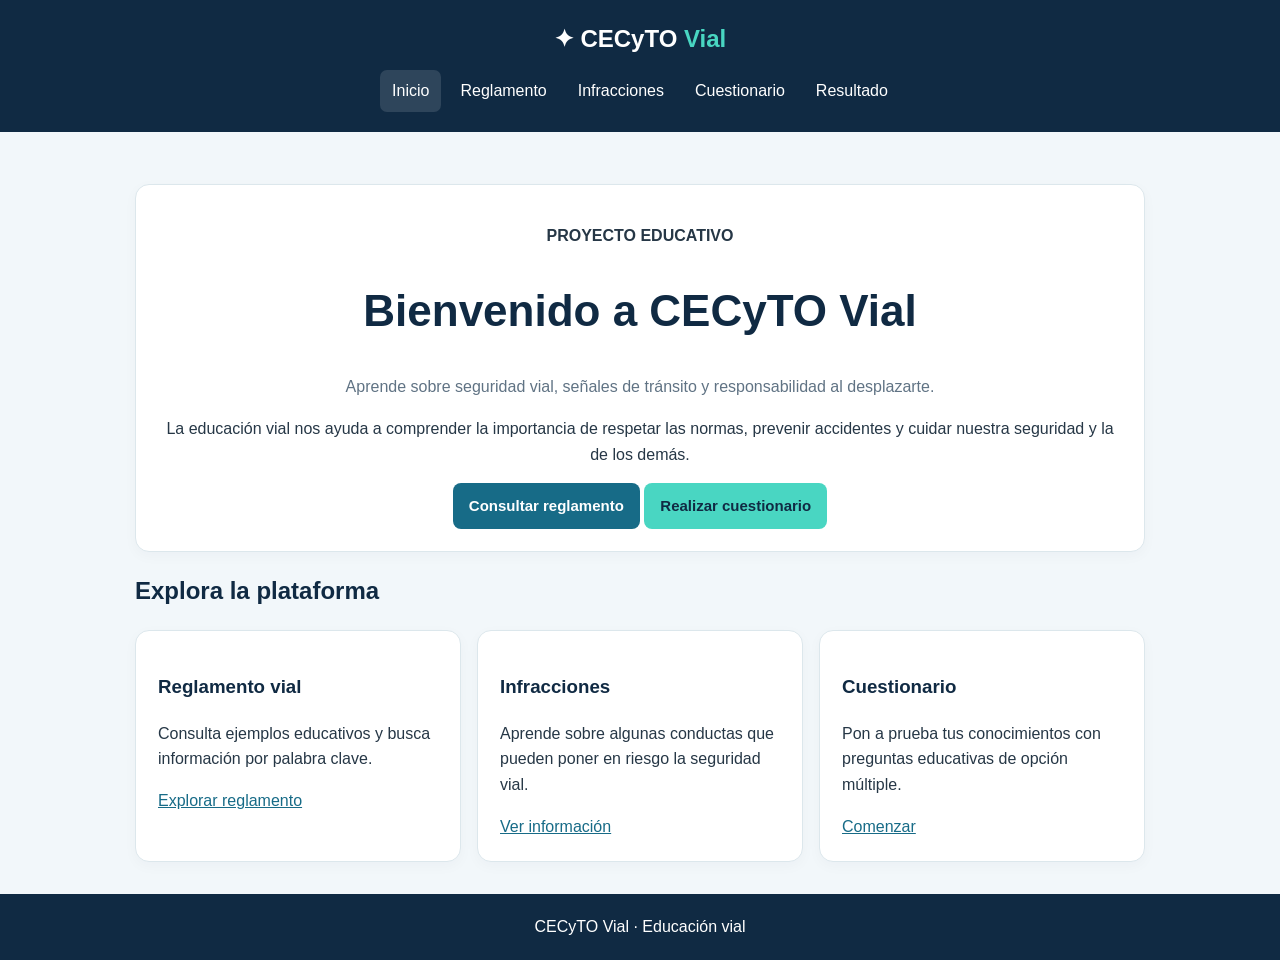
<file: index.html>
<!DOCTYPE html>
<html lang="es">
<head>
    <meta charset="UTF-8">
    <meta name="viewport" content="width=device-width, initial-scale=1.0">
    <meta name="description" content="Proyecto educativo de seguridad y educación vial.">

    <title>CECyTO Vial | Inicio</title>
    <link rel="stylesheet" href="estilos.css">
</head>

<body>
    <header>
        <div class="logo">✦ CECyTO <span>Vial</span></div>

        <nav aria-label="Navegación principal">
            <a class="activo" aria-current="page" href="index.html">Inicio</a>
            <a href="reglamento.html">Reglamento</a>
            <a href="infracciones.html">Infracciones</a>
            <a href="cuestionario.html">Cuestionario</a>
            <a href="resultado.html">Resultado</a>
        </nav>
    </header>

    <main>
        <section class="panel contenido-centrado">
            <p><strong>PROYECTO EDUCATIVO</strong></p>

            <h1>Bienvenido a CECyTO Vial</h1>

            <p class="subtitulo">
                Aprende sobre seguridad vial, señales de tránsito
                y responsabilidad al desplazarte.
            </p>

            <p>
                La educación vial nos ayuda a comprender la importancia
                de respetar las normas, prevenir accidentes y cuidar
                nuestra seguridad y la de los demás.
            </p>

            <a class="boton" href="reglamento.html">
                Consultar reglamento
            </a>

            <a class="boton boton-secundario" href="cuestionario.html">
                Realizar cuestionario
            </a>
        </section>

        <section>
            <h2>Explora la plataforma</h2>

            <div class="grid">
                <article class="tarjeta">
                    <h3>Reglamento vial</h3>
                    <p>
                        Consulta ejemplos educativos y busca
                        información por palabra clave.
                    </p>
                    <a href="reglamento.html">Explorar reglamento</a>
                </article>

                <article class="tarjeta">
                    <h3>Infracciones</h3>
                    <p>
                        Aprende sobre algunas conductas que pueden
                        poner en riesgo la seguridad vial.
                    </p>
                    <a href="infracciones.html">Ver información</a>
                </article>

                <article class="tarjeta">
                    <h3>Cuestionario</h3>
                    <p>
                        Pon a prueba tus conocimientos con preguntas
                        educativas de opción múltiple.
                    </p>
                    <a href="cuestionario.html">Comenzar</a>
                </article>
            </div>
        </section>

        

    </main>

    <footer>
        CECyTO Vial · Educación vial
    </footer>
</body>
</html>
</file>
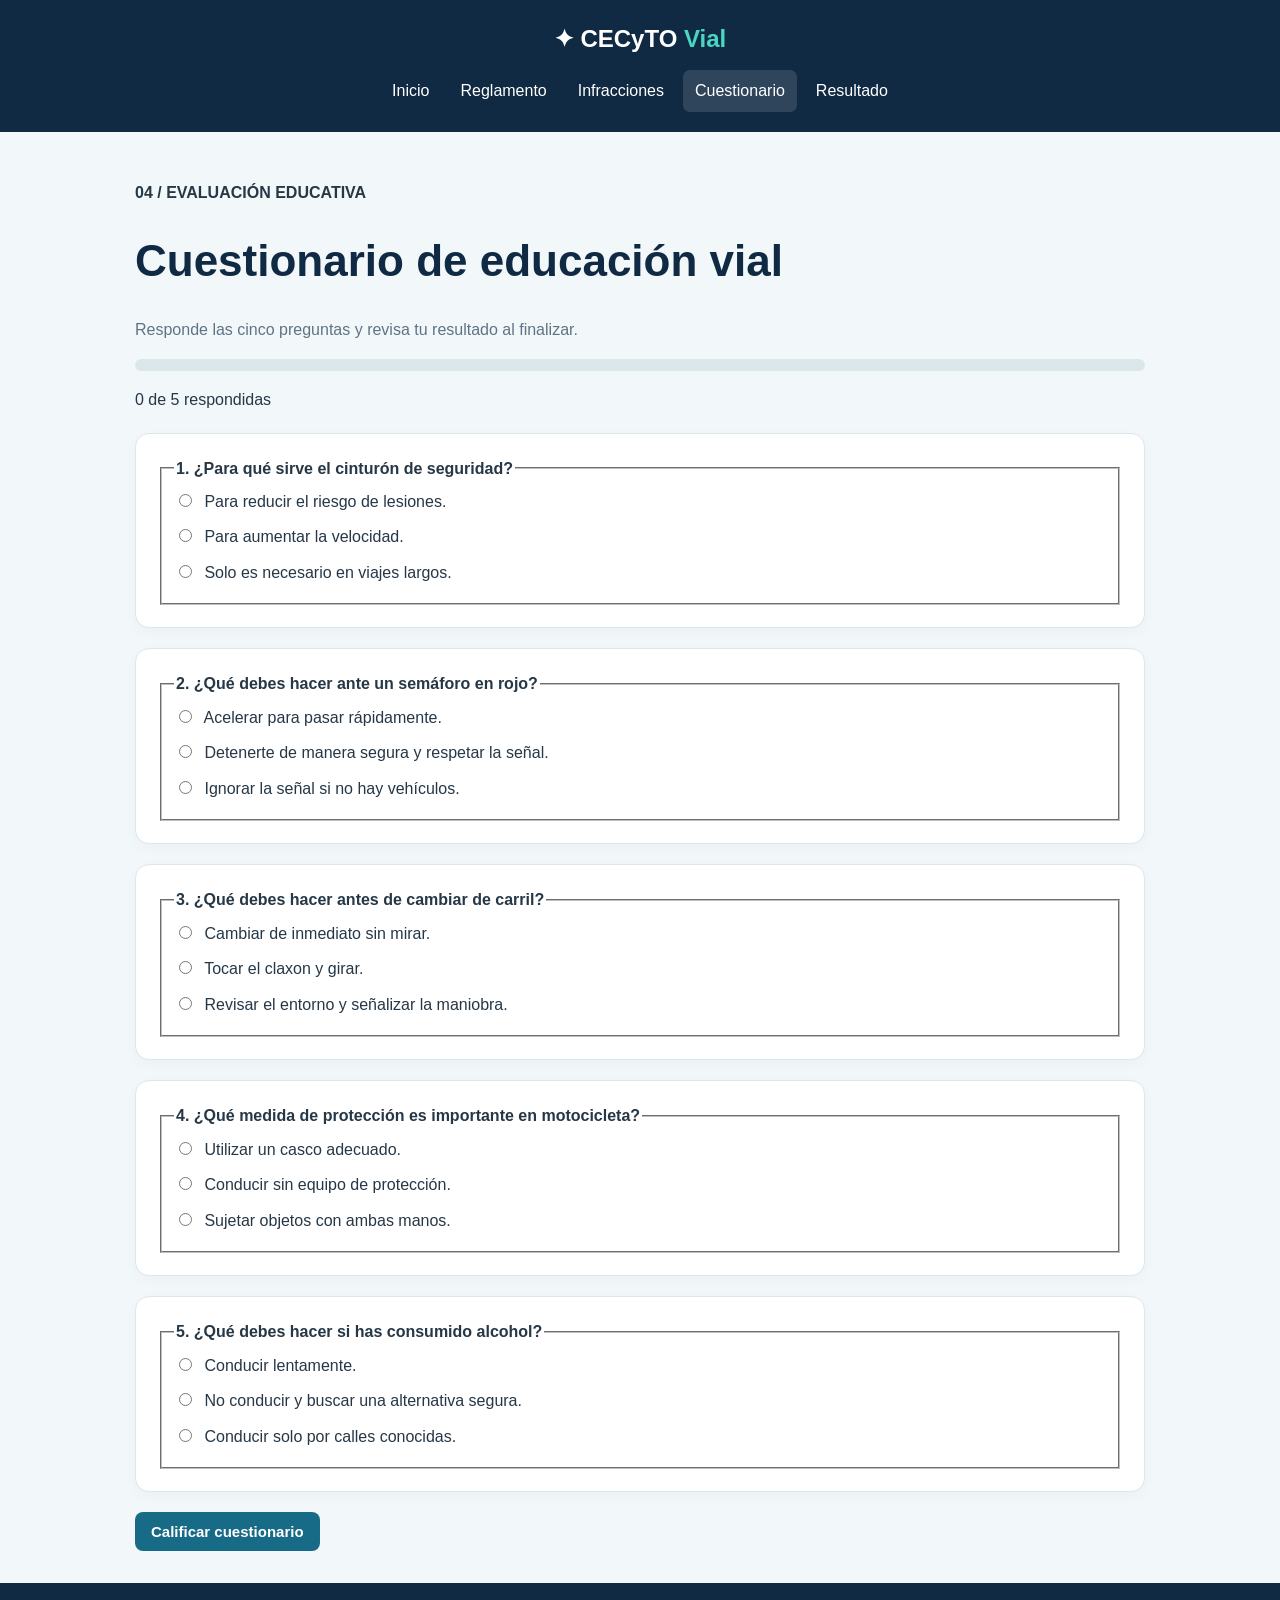
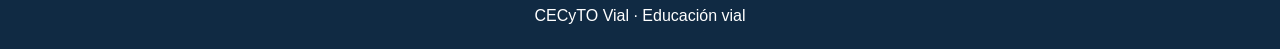
<file: cuestionario.html>
<!DOCTYPE html>
<html lang="es">
<head>
    <meta charset="UTF-8">
    <meta name="viewport" content="width=device-width, initial-scale=1.0">

    <title>CECyTO Vial | Cuestionario</title>
    <link rel="stylesheet" href="estilos.css">
</head>

<body>
    <header>
        <div class="logo">✦ CECyTO <span>Vial</span></div>

        <nav aria-label="Navegación principal">
            <a href="index.html">Inicio</a>
            <a href="reglamento.html">Reglamento</a>
            <a href="infracciones.html">Infracciones</a>
            <a class="activo" aria-current="page" href="cuestionario.html">Cuestionario</a>
            <a href="resultado.html">Resultado</a>
        </nav>
    </header>

    <main>
        <p><strong>04 / EVALUACIÓN EDUCATIVA</strong></p>
        <h1>Cuestionario de educación vial</h1>

        <p class="subtitulo">
            Responde las cinco preguntas y revisa tu resultado al finalizar.
        </p>

        <div class="progreso" aria-label="Progreso del cuestionario">
            <div id="barraProgreso"></div>
        </div>

        <p id="estadoProgreso" aria-live="polite">0 de 5 respondidas</p>

        <form id="formularioCuestionario">
            <section class="panel">
                <fieldset>
                    <legend><strong>1. ¿Para qué sirve el cinturón de seguridad?</strong></legend>

                    <label>
                        <input type="radio" name="p1" value="a">
                        Para reducir el riesgo de lesiones.
                    </label>
                    <label>
                        <input type="radio" name="p1" value="b">
                        Para aumentar la velocidad.
                    </label>
                    <label>
                        <input type="radio" name="p1" value="c">
                        Solo es necesario en viajes largos.
                    </label>
                </fieldset>
            </section>

            <section class="panel">
                <fieldset>
                    <legend><strong>2. ¿Qué debes hacer ante un semáforo en rojo?</strong></legend>

                    <label>
                        <input type="radio" name="p2" value="a">
                        Acelerar para pasar rápidamente.
                    </label>
                    <label>
                        <input type="radio" name="p2" value="b">
                        Detenerte de manera segura y respetar la señal.
                    </label>
                    <label>
                        <input type="radio" name="p2" value="c">
                        Ignorar la señal si no hay vehículos.
                    </label>
                </fieldset>
            </section>

            <section class="panel">
                <fieldset>
                    <legend><strong>3. ¿Qué debes hacer antes de cambiar de carril?</strong></legend>

                    <label>
                        <input type="radio" name="p3" value="a">
                        Cambiar de inmediato sin mirar.
                    </label>
                    <label>
                        <input type="radio" name="p3" value="b">
                        Tocar el claxon y girar.
                    </label>
                    <label>
                        <input type="radio" name="p3" value="c">
                        Revisar el entorno y señalizar la maniobra.
                    </label>
                </fieldset>
            </section>

            <section class="panel">
                <fieldset>
                    <legend><strong>4. ¿Qué medida de protección es importante en motocicleta?</strong></legend>

                    <label>
                        <input type="radio" name="p4" value="a">
                        Utilizar un casco adecuado.
                    </label>
                    <label>
                        <input type="radio" name="p4" value="b">
                        Conducir sin equipo de protección.
                    </label>
                    <label>
                        <input type="radio" name="p4" value="c">
                        Sujetar objetos con ambas manos.
                    </label>
                </fieldset>
            </section>

            <section class="panel">
                <fieldset>
                    <legend><strong>5. ¿Qué debes hacer si has consumido alcohol?</strong></legend>

                    <label>
                        <input type="radio" name="p5" value="a">
                        Conducir lentamente.
                    </label>
                    <label>
                        <input type="radio" name="p5" value="b">
                        No conducir y buscar una alternativa segura.
                    </label>
                    <label>
                        <input type="radio" name="p5" value="c">
                        Conducir solo por calles conocidas.
                    </label>
                </fieldset>
            </section>

            <button type="submit">Calificar cuestionario</button>
        </form>

        <section id="retroalimentacion" class="panel oculto" aria-live="polite">
            <h2>Revisión de tus respuestas</h2>
            <div id="detallesRespuestas"></div>
            <a class="boton" href="resultado.html">Ver resultado final</a>
        </section>
    </main>

    <footer>CECyTO Vial · Educación vial</footer>

    <script>
        // Respuestas correctas y explicaciones educativas.
        const preguntas = [
            {
                nombre: "p1",
                correcta: "a",
                explicacion: "El cinturón ayuda a reducir el riesgo de lesiones."
            },
            {
                nombre: "p2",
                correcta: "b",
                explicacion: "Debes respetar el semáforo y detenerte de forma segura."
            },
            {
                nombre: "p3",
                correcta: "c",
                explicacion: "Revisa el entorno y señaliza antes de cambiar de carril."
            },
            {
                nombre: "p4",
                correcta: "a",
                explicacion: "El casco adecuado es una medida esencial de protección."
            },
            {
                nombre: "p5",
                correcta: "b",
                explicacion: "Si consumes alcohol, no conduzcas; busca una alternativa segura."
            }
        ];

        const formulario = document.getElementById("formularioCuestionario");
        const barra = document.getElementById("barraProgreso");
        const estado = document.getElementById("estadoProgreso");

        // Actualiza el progreso cuando se selecciona una respuesta.
        formulario.addEventListener("change", () => {
            const respondidas = preguntas.filter((pregunta) => {
                return formulario.querySelector(
                    `input[name="${pregunta.nombre}"]:checked`
                );
            }).length;

            barra.style.width = `${(respondidas / preguntas.length) * 100}%`;
            estado.textContent = `${respondidas} de ${preguntas.length} respondidas`;
        });

        formulario.addEventListener("submit", (evento) => {
            evento.preventDefault();

            const sinResponder = preguntas.filter((pregunta) => {
                return !formulario.querySelector(
                    `input[name="${pregunta.nombre}"]:checked`
                );
            });

            if (sinResponder.length > 0) {
                alert("Responde todas las preguntas antes de calificar.");
                return;
            }

            let aciertos = 0;
            const detalles = document.getElementById("detallesRespuestas");
            detalles.replaceChildren();

            preguntas.forEach((pregunta, indice) => {
                const seleccionada = formulario.querySelector(
                    `input[name="${pregunta.nombre}"]:checked`
                ).value;

                const esCorrecta = seleccionada === pregunta.correcta;

                if (esCorrecta) {
                    aciertos++;
                }

                const tarjeta = document.createElement("article");
                tarjeta.className = esCorrecta
                    ? "resultado correcto"
                    : "resultado incorrecto";

                const titulo = document.createElement("h3");
                titulo.textContent =
                    `Pregunta ${indice + 1}: ${esCorrecta ? "Correcta" : "Incorrecta"}`;

                const explicacion = document.createElement("p");
                explicacion.textContent = pregunta.explicacion;

                tarjeta.append(titulo, explicacion);
                detalles.appendChild(tarjeta);
            });

            const calificacion = Math.round(
                (aciertos / preguntas.length) * 100
            );

            const resultado = {
                aciertos: aciertos,
                total: preguntas.length,
                calificacion: calificacion,
                fecha: new Date().toLocaleString("es-MX")
            };

            // Guarda el resultado en este navegador.
            try {
                localStorage.setItem(
                    "resultadoCECyTOVial",
                    JSON.stringify(resultado)
                );
            } catch (error) {
                alert(
                    "El navegador no permitió guardar el resultado. " +
                    "Podrás revisar la calificación en esta página."
                );
            }

            document.getElementById("retroalimentacion").classList.remove("oculto");

            document.getElementById("retroalimentacion").scrollIntoView({
                behavior: "smooth",
                block: "start"
            });
        });
    </script>
</body>
</html>
</file>
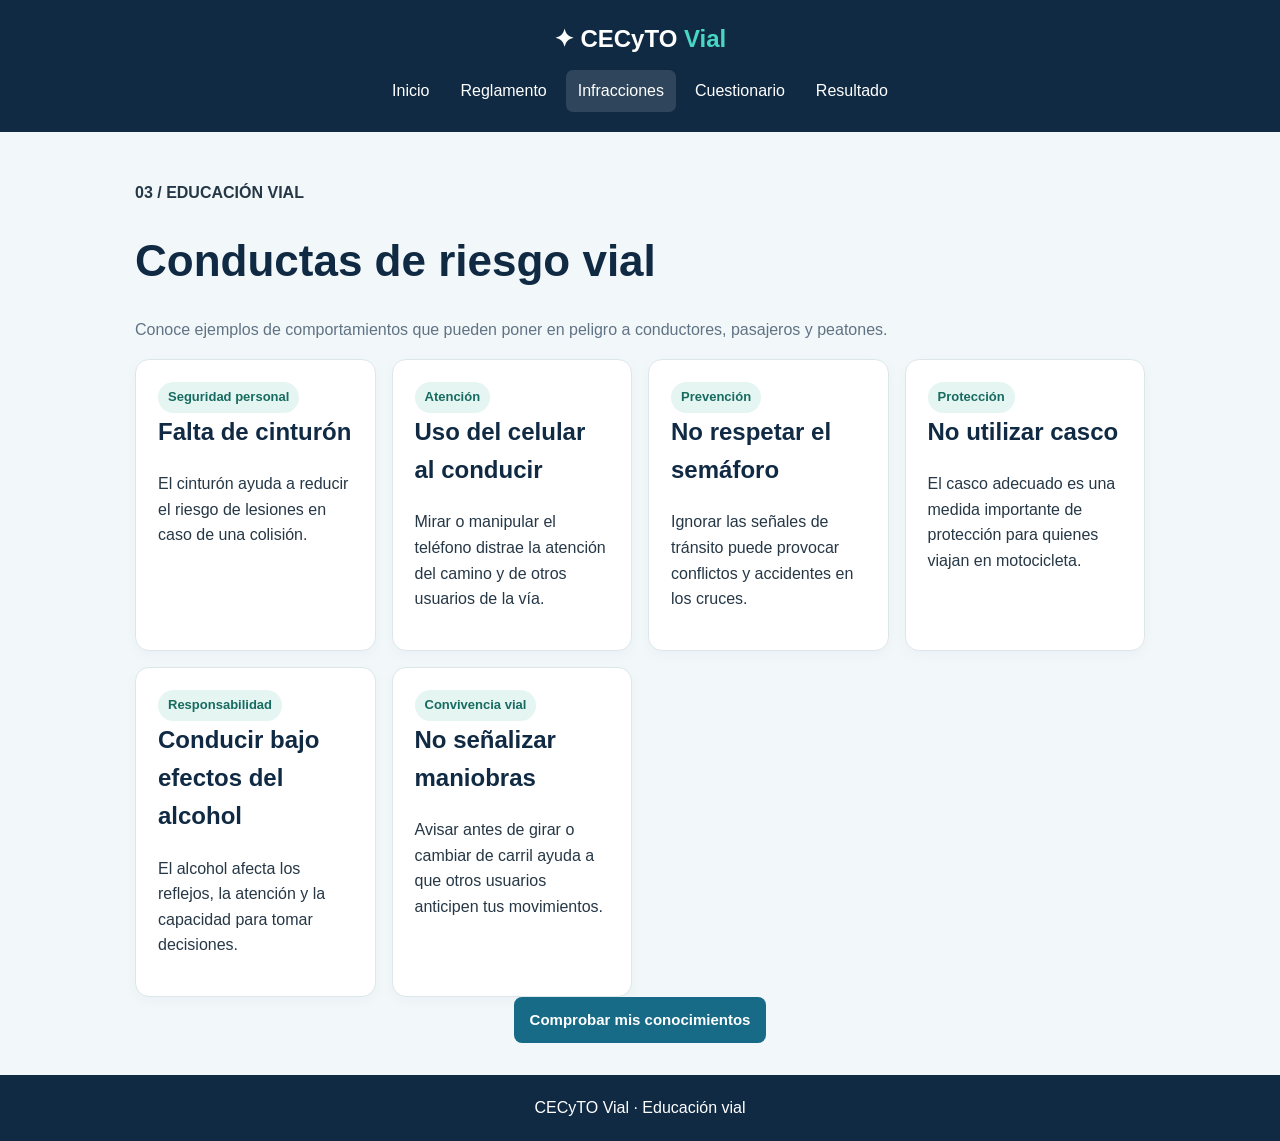
<file: infracciones.html>
<!DOCTYPE html>
<html lang="es">
<head>
    <meta charset="UTF-8">
    <meta name="viewport" content="width=device-width, initial-scale=1.0">

    <title>CECyTO Vial | Infracciones</title>
    <link rel="stylesheet" href="estilos.css">
</head>

<body>
    <header>
        <div class="logo">✦ CECyTO <span>Vial</span></div>

        <nav aria-label="Navegación principal">
            <a href="index.html">Inicio</a>
            <a href="reglamento.html">Reglamento</a>
            <a class="activo" aria-current="page" href="infracciones.html">Infracciones</a>
            <a href="cuestionario.html">Cuestionario</a>
            <a href="resultado.html">Resultado</a>
        </nav>
    </header>

    <main>
        <p><strong>03 / EDUCACIÓN VIAL</strong></p>
        <h1>Conductas de riesgo vial</h1>

        <p class="subtitulo">
            Conoce ejemplos de comportamientos que pueden poner
            en peligro a conductores, pasajeros y peatones.
        </p>

        <section class="grid">
            <article class="tarjeta">
                <span class="etiqueta">Seguridad personal</span>
                <h2>Falta de cinturón</h2>
                <p>
                    El cinturón ayuda a reducir el riesgo de lesiones
                    en caso de una colisión.
                </p>
            </article>

            <article class="tarjeta">
                <span class="etiqueta">Atención</span>
                <h2>Uso del celular al conducir</h2>
                <p>
                    Mirar o manipular el teléfono distrae la atención
                    del camino y de otros usuarios de la vía.
                </p>
            </article>

            <article class="tarjeta">
                <span class="etiqueta">Prevención</span>
                <h2>No respetar el semáforo</h2>
                <p>
                    Ignorar las señales de tránsito puede provocar
                    conflictos y accidentes en los cruces.
                </p>
            </article>

            <article class="tarjeta">
                <span class="etiqueta">Protección</span>
                <h2>No utilizar casco</h2>
                <p>
                    El casco adecuado es una medida importante
                    de protección para quienes viajan en motocicleta.
                </p>
            </article>

            <article class="tarjeta">
                <span class="etiqueta">Responsabilidad</span>
                <h2>Conducir bajo efectos del alcohol</h2>
                <p>
                    El alcohol afecta los reflejos, la atención
                    y la capacidad para tomar decisiones.
                </p>
            </article>

            <article class="tarjeta">
                <span class="etiqueta">Convivencia vial</span>
                <h2>No señalizar maniobras</h2>
                <p>
                    Avisar antes de girar o cambiar de carril ayuda
                    a que otros usuarios anticipen tus movimientos.
                </p>
            </article>
        </section>

        <div class="contenido-centrado">
            <a class="boton" href="cuestionario.html">
                Comprobar mis conocimientos
            </a>
        </div>
    </main>

    <footer>CECyTO Vial · Educación vial</footer>
</body>
</html>
</file>
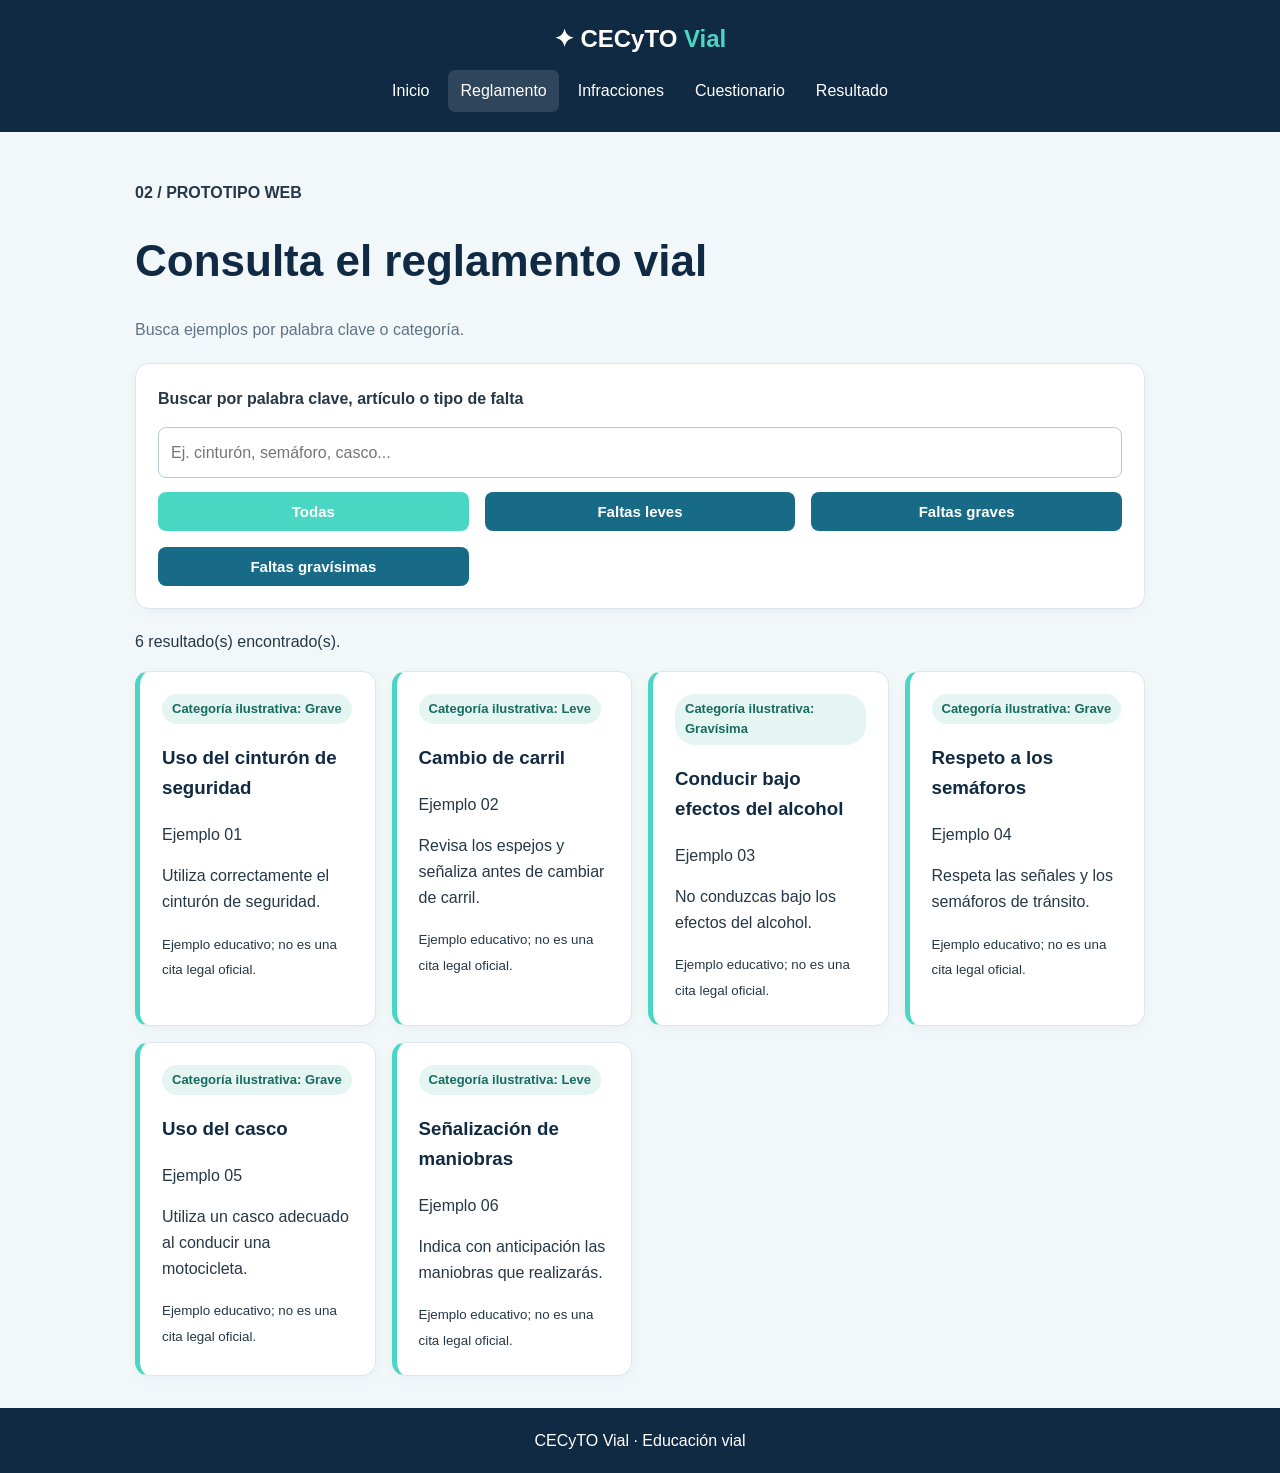
<file: reglamento.html>
<!DOCTYPE html>
<html lang="es">
<head>
    <meta charset="UTF-8">
    <meta name="viewport" content="width=device-width, initial-scale=1.0">

    <title>CECyTO Vial | Reglamento</title>
    <link rel="stylesheet" href="estilos.css">
</head>

<body>
    <header>
        <div class="logo">✦ CECyTO <span>Vial</span></div>

        <nav aria-label="Navegación principal">
            <a href="index.html">Inicio</a>
            <a class="activo" aria-current="page" href="reglamento.html">Reglamento</a>
            <a href="infracciones.html">Infracciones</a>
            <a href="cuestionario.html">Cuestionario</a>
            <a href="resultado.html">Resultado</a>
        </nav>
    </header>

    <main>
        <p><strong>02 / PROTOTIPO WEB</strong></p>
        <h1>Consulta el reglamento vial</h1>
        <p class="subtitulo">
            Busca ejemplos por palabra clave o categoría.
        </p>

        <section class="panel">
            <label for="busqueda">
                <strong>Buscar por palabra clave, artículo o tipo de falta</strong>
            </label>

            <input
                id="busqueda"
                type="search"
                placeholder="Ej. cinturón, semáforo, casco..."
                autocomplete="off"
            >

            <div class="filtros grid" style="margin-top: 14px;">
                <button type="button" data-categoria="Todas" aria-pressed="true">
                    Todas
                </button>
                <button type="button" data-categoria="Leve" aria-pressed="false">
                    Faltas leves
                </button>
                <button type="button" data-categoria="Grave" aria-pressed="false">
                    Faltas graves
                </button>
                <button type="button" data-categoria="Gravísima" aria-pressed="false">
                    Faltas gravísimas
                </button>
            </div>
        </section>

        <p id="cantidad" aria-live="polite"></p>
        <section id="resultados" class="grid" aria-label="Resultados"></section>
    </main>

    <footer>CECyTO Vial · Educación vial</footer>

    <script>
        // Registros de ejemplo para demostrar el funcionamiento del buscador.
        const registros = [
            {
                articulo: "Ejemplo 01",
                titulo: "Uso del cinturón de seguridad",
                tipo: "Grave",
                texto: "Utiliza correctamente el cinturón de seguridad."
            },
            {
                articulo: "Ejemplo 02",
                titulo: "Cambio de carril",
                tipo: "Leve",
                texto: "Revisa los espejos y señaliza antes de cambiar de carril."
            },
            {
                articulo: "Ejemplo 03",
                titulo: "Conducir bajo efectos del alcohol",
                tipo: "Gravísima",
                texto: "No conduzcas bajo los efectos del alcohol."
            },
            {
                articulo: "Ejemplo 04",
                titulo: "Respeto a los semáforos",
                tipo: "Grave",
                texto: "Respeta las señales y los semáforos de tránsito."
            },
            {
                articulo: "Ejemplo 05",
                titulo: "Uso del casco",
                tipo: "Grave",
                texto: "Utiliza un casco adecuado al conducir una motocicleta."
            },
            {
                articulo: "Ejemplo 06",
                titulo: "Señalización de maniobras",
                tipo: "Leve",
                texto: "Indica con anticipación las maniobras que realizarás."
            }
        ];

        let categoriaActual = "Todas";

        // Permite buscar sin distinguir mayúsculas ni acentos.
        function normalizarTexto(texto) {
            return texto
                .toLocaleLowerCase("es")
                .normalize("NFD")
                .replace(/[\u0300-\u036f]/g, "");
        }

        function mostrarResultados() {
            const busqueda = normalizarTexto(
                document.getElementById("busqueda").value.trim()
            );

            const contenedor = document.getElementById("resultados");
            const cantidad = document.getElementById("cantidad");

            const filtrados = registros.filter((registro) => {
                const coincideCategoria =
                    categoriaActual === "Todas" ||
                    registro.tipo === categoriaActual;

                const contenido = normalizarTexto(
                    `${registro.articulo} ${registro.titulo} ` +
                    `${registro.tipo} ${registro.texto}`
                );

                return coincideCategoria && contenido.includes(busqueda);
            });

            cantidad.textContent =
                `${filtrados.length} resultado(s) encontrado(s).`;

            contenedor.replaceChildren();

            if (filtrados.length === 0) {
                const mensaje = document.createElement("article");
                mensaje.className = "resultado";
                mensaje.textContent =
                    "No hay coincidencias. Prueba otra palabra o categoría.";

                contenedor.appendChild(mensaje);
                return;
            }

            filtrados.forEach((registro) => {
                const tarjeta = document.createElement("article");
                tarjeta.className = "resultado";

                const etiqueta = document.createElement("span");
                etiqueta.className = "etiqueta";
                etiqueta.textContent = `Categoría ilustrativa: ${registro.tipo}`;

                const titulo = document.createElement("h3");
                titulo.textContent = registro.titulo;

                const articulo = document.createElement("p");
                articulo.textContent = registro.articulo;

                const descripcion = document.createElement("p");
                descripcion.textContent = registro.texto;

                const nota = document.createElement("small");
                nota.textContent = "Ejemplo educativo; no es una cita legal oficial.";

                tarjeta.append(etiqueta, titulo, articulo, descripcion, nota);
                contenedor.appendChild(tarjeta);
            });
        }

        document
            .getElementById("busqueda")
            .addEventListener("input", mostrarResultados);

        document.querySelectorAll("[data-categoria]").forEach((boton) => {
            boton.addEventListener("click", () => {
                categoriaActual = boton.dataset.categoria;

                document.querySelectorAll("[data-categoria]").forEach((otro) => {
                    const seleccionado = otro === boton;

                    otro.classList.toggle("seleccionado", seleccionado);
                    otro.setAttribute("aria-pressed", String(seleccionado));

                    otro.style.backgroundColor = seleccionado
                        ? "var(--turquesa)"
                        : "";
                });

                mostrarResultados();
            });
        });

        // Muestra todos los registros al cargar la página.
        mostrarResultados();

        // Aplica el estilo inicial al filtro seleccionado.
        document.querySelector('[data-categoria="Todas"]').style.backgroundColor =
            "var(--turquesa)";
    </script>
</body>
</html>
</file>
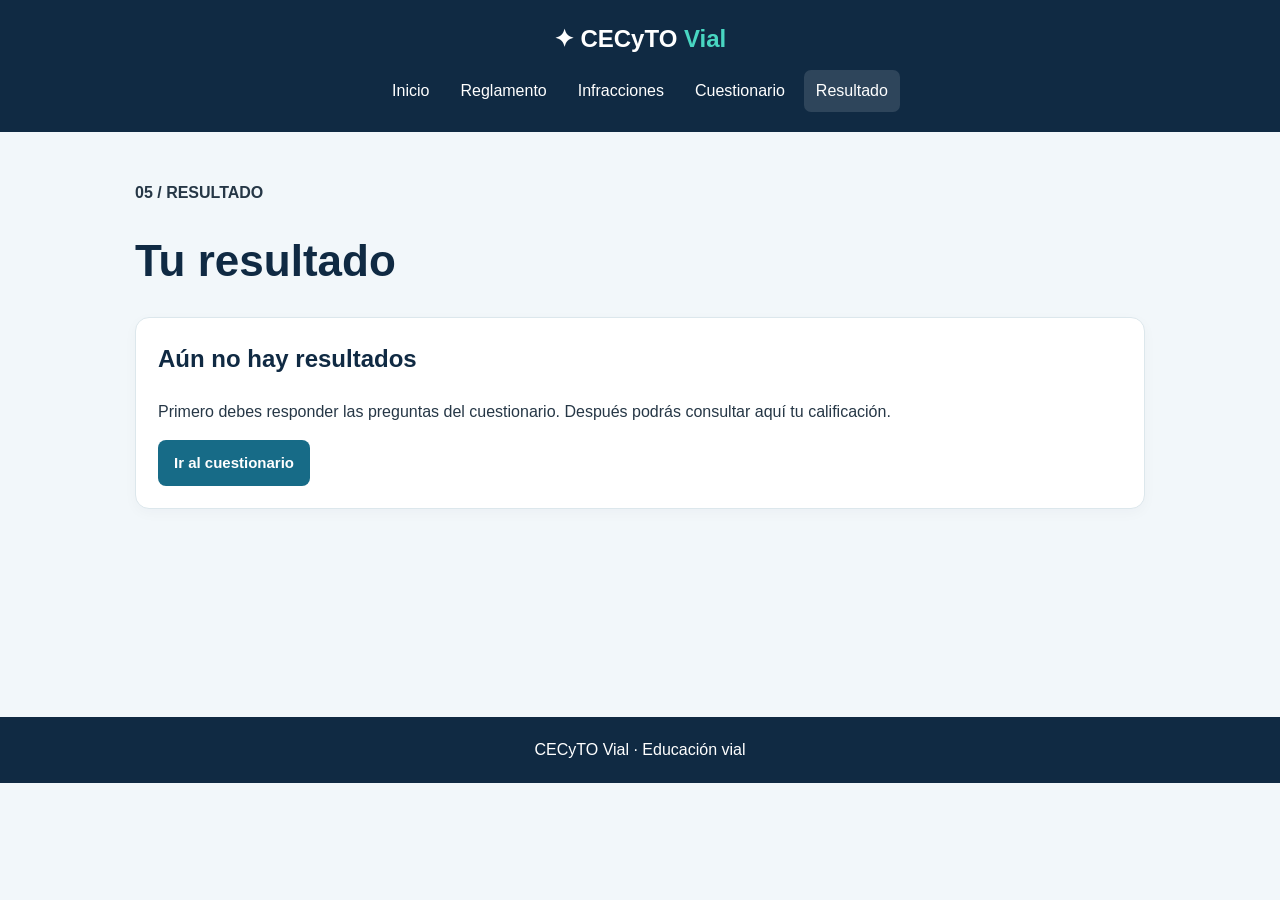
<file: resultado.html>
<!DOCTYPE html>
<html lang="es">
<head>
    <meta charset="UTF-8">
    <meta name="viewport" content="width=device-width, initial-scale=1.0">

    <title>CECyTO Vial | Resultado</title>
    <link rel="stylesheet" href="estilos.css">
</head>

<body>
    <header>
        <div class="logo">✦ CECyTO <span>Vial</span></div>

        <nav aria-label="Navegación principal">
            <a href="index.html">Inicio</a>
            <a href="reglamento.html">Reglamento</a>
            <a href="infracciones.html">Infracciones</a>
            <a href="cuestionario.html">Cuestionario</a>
            <a class="activo" aria-current="page" href="resultado.html">Resultado</a>
        </nav>
    </header>

    <main>
        <p><strong>05 / RESULTADO</strong></p>
        <h1>Tu resultado</h1>

        <section id="resultadoDisponible" class="panel oculto">
            <p class="subtitulo">Calificación obtenida</p>
            <h2 id="calificacion" aria-live="polite">0%</h2>

            <div class="progreso">
                <div id="barraResultado"></div>
            </div>

            <p id="aciertos"></p>
            <p id="mensaje"></p>
            <p id="fecha" class="subtitulo"></p>

            <a class="boton" href="cuestionario.html">
                Intentar nuevamente
            </a>
        </section>

        <section id="sinResultado" class="panel">
            <h2>Aún no hay resultados</h2>
            <p>
                Primero debes responder las preguntas del cuestionario.
                Después podrás consultar aquí tu calificación.
            </p>

            <a class="boton" href="cuestionario.html">
                Ir al cuestionario
            </a>
        </section>

    </main>

    <footer>CECyTO Vial · Educación vial</footer>

    <script>
        // Recupera la información guardada por el cuestionario.
        function mostrarResultado() {
            const seccionResultado =
                document.getElementById("resultadoDisponible");

            const seccionVacia =
                document.getElementById("sinResultado");

            let resultado;

            try {
                const datos = localStorage.getItem("resultadoCECyTOVial");

                if (datos) {
                    resultado = JSON.parse(datos);
                }
            } catch (error) {
                resultado = null;
            }

            // Comprueba que los datos guardados sean válidos.
            const valido =
                resultado &&
                Number.isFinite(resultado.aciertos) &&
                Number.isFinite(resultado.total) &&
                Number.isFinite(resultado.calificacion) &&
                resultado.total > 0;

            if (!valido) {
                seccionVacia.classList.remove("oculto");
                seccionResultado.classList.add("oculto");
                return;
            }

            seccionVacia.classList.add("oculto");
            seccionResultado.classList.remove("oculto");

            document.getElementById("calificacion").textContent =
                `${resultado.calificacion}%`;

            document.getElementById("aciertos").textContent =
                `Respuestas correctas: ${resultado.aciertos} de ${resultado.total}.`;

            document.getElementById("barraResultado").style.width =
                `${Math.min(100, Math.max(0, resultado.calificacion))}%`;

            let mensaje;

            if (resultado.calificacion === 100) {
                mensaje = "¡Excelente! Respondiste correctamente todas las preguntas.";
            } else if (resultado.calificacion >= 60) {
                mensaje = "¡Buen trabajo! Sigue repasando las recomendaciones de seguridad vial.";
            } else {
                mensaje = "Continúa estudiando y vuelve a intentarlo para reforzar tus conocimientos.";
            }

            document.getElementById("mensaje").textContent = mensaje;

            document.getElementById("fecha").textContent =
                resultado.fecha
                    ? `Último intento: ${resultado.fecha}`
                    : "Fecha del intento no disponible.";
        }

        mostrarResultado();
    </script>
</body>
</html>
</file>
<file: estilos.css>
/* ========================================
   PROYECTO: CECyTO Vial
   Hoja de estilos general
======================================== */

/* 1. Variables de diseño */
:root {
    --azul: #102a43;
    --azul-claro: #176b87;
    --turquesa: #49d6c2;
    --fondo: #f2f7fa;
    --blanco: #ffffff;
    --texto: #263746;
    --gris: #607384;
    --borde: #dce7ec;
    --aviso: #fff5df;
}

/* 2. Configuración general */
* {
    box-sizing: border-box;
}

html {
    scroll-behavior: smooth;
}

body {
    margin: 0;
    font-family: Arial, sans-serif;
    line-height: 1.6;
    color: var(--texto);
    background: var(--fondo);
}

h1,
h2,
h3 {
    color: var(--azul);
}

h1 {
    font-size: clamp(30px, 5vw, 44px);
    line-height: 1.2;
}

h2 {
    margin-top: 0;
}

p {
    overflow-wrap: anywhere;
}

a {
    color: var(--azul-claro);
}

/* 3. Encabezado y menú */
header,
footer {
    padding: 20px;
    color: var(--blanco);
    background: var(--azul);
    text-align: center;
}

.logo {
    font-size: 24px;
    font-weight: bold;
}

.logo span {
    color: var(--turquesa);
}

nav {
    display: flex;
    flex-wrap: wrap;
    justify-content: center;
    gap: 7px;
    margin-top: 12px;
}

nav a {
    padding: 8px 12px;
    border-radius: 7px;
    color: var(--blanco);
    text-decoration: none;
    transition: background 0.2s;
}

nav a:hover,
nav a.activo {
    background: #ffffff20;
}

/* 4. Contenedor principal */
main {
    width: 100%;
    max-width: 1050px;
    min-height: 65vh;
    margin: 0 auto;
    padding: 32px 20px;
}

.contenido-centrado {
    text-align: center;
}

.subtitulo {
    color: var(--gris);
}

.panel,
.tarjeta,
.resultado {
    padding: 22px;
    border: 1px solid var(--borde);
    border-radius: 14px;
    background: var(--blanco);
    box-shadow: 0 4px 14px #102a4308;
}

.panel {
    margin: 20px 0;
}

.grid {
    display: grid;
    grid-template-columns: repeat(
        auto-fit,
        minmax(230px, 1fr)
    );
    gap: 16px;
}

/* 5. Botones */
button,
.boton {
    display: inline-block;
    padding: 11px 16px;
    border: none;
    border-radius: 8px;
    background: var(--azul-claro);
    color: var(--blanco);
    font-size: 15px;
    font-weight: bold;
    text-decoration: none;
    cursor: pointer;
    transition: background 0.2s, transform 0.2s;
}

button:hover,
.boton:hover {
    background: var(--azul);
}

button:active {
    transform: scale(0.98);
}

.boton-secundario {
    background: var(--turquesa);
    color: var(--azul);
}

/* 6. Campos de formulario */
input,
select,
textarea {
    width: 100%;
    margin-top: 7px;
    padding: 12px;
    border: 1px solid #b9cbd2;
    border-radius: 8px;
    background: var(--blanco);
    color: var(--texto);
    font: inherit;
}

label {
    display: block;
    margin-bottom: 8px;
}

input[type="radio"],
input[type="checkbox"] {
    width: auto;
    margin-right: 8px;
}

/* 7. Etiquetas y avisos */
.etiqueta {
    display: inline-block;
    padding: 5px 10px;
    border-radius: 20px;
    background: #e5f5f2;
    color: #176b60;
    font-size: 13px;
    font-weight: bold;
}

.aviso {
    margin: 22px 0;
    padding: 15px;
    border-left: 5px solid #e7a23b;
    border-radius: 8px;
    background: var(--aviso);
}

.resultado {
    border-left: 5px solid var(--turquesa);
}

.oculto {
    display: none;
}

.correcto {
    border-left: 5px solid #269b67;
}

.incorrecto {
    border-left: 5px solid #d9534f;
}

.progreso {
    width: 100%;
    height: 12px;
    overflow: hidden;
    border-radius: 20px;
    background: #dce7ec;
}

.progreso div {
    width: 0;
    height: 100%;
    background: var(--turquesa);
    transition: width 0.3s;
}

/* 8. Accesibilidad */
:focus-visible {
    outline: 3px solid var(--turquesa);
    outline-offset: 3px;
}

/* 9. Adaptación para celulares */
@media (max-width: 480px) {
    header,
    footer {
        padding: 16px 12px;
    }

    nav {
        gap: 4px;
    }

    nav a {
        padding: 7px;
        font-size: 14px;
    }

    main {
        padding: 24px 14px;
    }

    .panel,
    .tarjeta,
    .resultado {
        padding: 17px;
    }

    .grid {
        grid-template-columns: 1fr;
    }

    button,
    .boton {
        max-width: 100%;
    }
}
</file>
